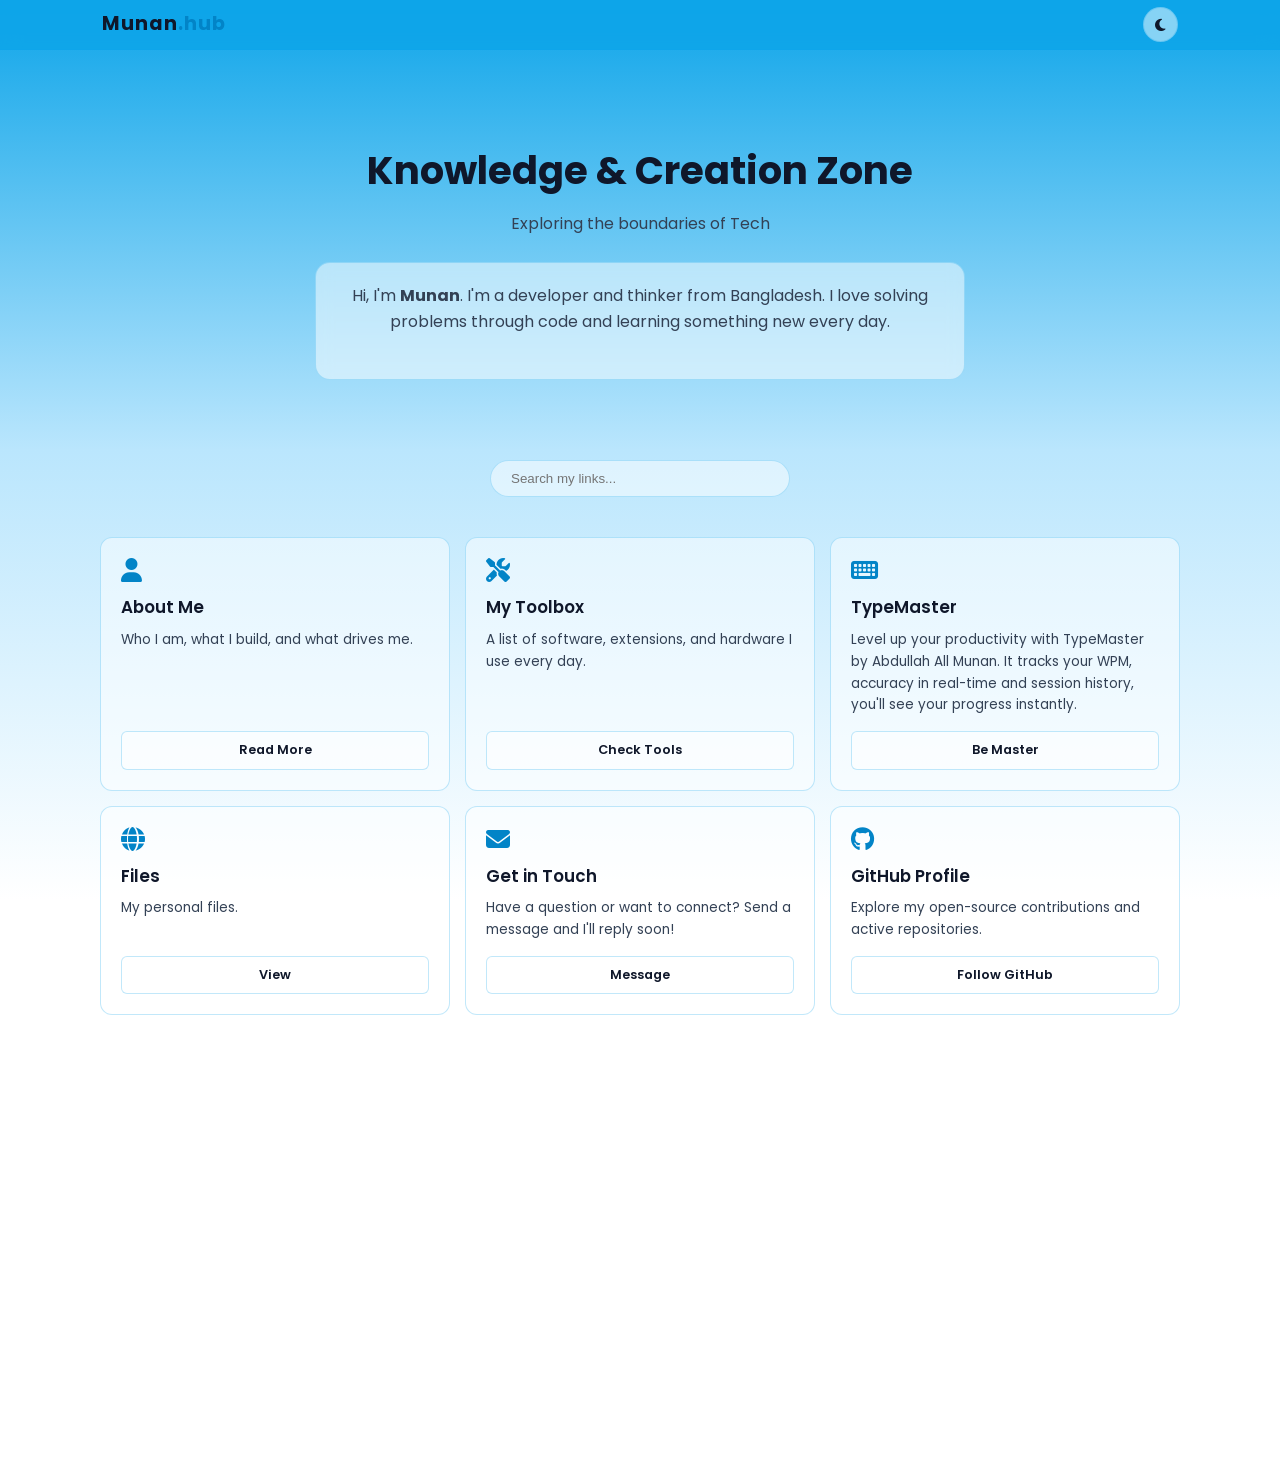
<file: index.html>
<!DOCTYPE html>
<html lang="en">
<head>
    <meta charset="UTF-8">
    <meta name="viewport" content="width=device-width, initial-scale=1.0">
    <title>Munan | Link Hub 2026</title>
    <link rel="icon" type="image/png" href="icon.png">
    <link href="https://fonts.googleapis.com/css2?family=Hind+Siliguri:wght@400;600&family=Poppins:wght@300;400;600;700&display=swap" rel="stylesheet">
    <link rel="stylesheet" href="https://cdnjs.cloudflare.com/ajax/libs/font-awesome/6.4.0/css/all.min.css">

    <style>
        a {
            text-decoration: none; transition: 0.3s;
        }

                                            /* --- PROFILE PHOTO --- */
        /* .profile-photo-wrap {
            display: flex;
            justify-content: center;
            margin-bottom: 20px;
        }
        .profile-photo {
            width: 120px;
            height: 120px;
            border-radius: 50%;
            border: 3px solid var(--accent);
            box-shadow: 0 0 25px rgba(0, 212, 255, 0.4), 0 0 60px rgba(0, 212, 255, 0.15);
            object-fit: cover;
            display: block;
            transition: transform 0.3s ease, box-shadow 0.3s ease;
        }
        .profile-photo:hover {
            transform: scale(1.06);
            box-shadow: 0 0 40px rgba(0, 212, 255, 0.65), 0 0 80px rgba(0, 212, 255, 0.2);
        } */

        /* --- DYNAMIC THEME VARIABLES --- */
        :root {
            /* DEFAULT: LIGHT MODE — Ocean Blue to White */
            --main-bg: linear-gradient(180deg, #0ea5e9 0%, #bae6fd 50%, #ffffff 100%);
            --card-bg: rgba(255, 255, 255, 0.5);
            --card-border: rgba(14, 165, 233, 0.25);
            --text-main: #0f172a;
            --text-muted: #334155;
            --accent: #0284c7;
            --nav-bg: rgba(14, 165, 233, 0.85);
        }

        [data-theme="dark"] {
            /* DARK MODE: Black to Deep Blue */
            --main-bg: linear-gradient(180deg, #020617 0%, #030816 40%, #0c1a33 100%);
            --card-bg: rgba(255, 255, 255, 0.03);
            --card-border: rgba(0, 212, 255, 0.15);
            --text-main: #ffffff;
            --text-muted: #94a3b8;
            --accent: #00d4ff;
            --nav-bg: rgba(2, 6, 23, 0.85);
        }

        * { margin: 0; padding: 0; box-sizing: border-box; }

        body {
            background: var(--main-bg);
            background-attachment: fixed;
            color: var(--text-main);
            font-family: 'Poppins', 'Hind Siliguri', sans-serif;
            transition: background 0.5s ease;
            line-height: 1.6;
            font-size: 14px;
        }

        /* --- SMART NAVBAR --- */
        .navbar {
            display: flex; justify-content: space-between; align-items: center;
            padding: 0 8%; height: 50px; background: var(--nav-bg);
            backdrop-filter: blur(10px); position: fixed; width: 100%; top: 0;
            z-index: 1000; border-bottom: 1px solid var(--card-border);
            transition: top 0.1s ease;
        }
        .navbar-hidden { top: -80px; }
        .logo { font-size: 1.2rem; font-weight: 700; letter-spacing: 1px; }
        .logo span { color: var(--accent); }

        .theme-toggle {
            cursor: pointer; width: 35px; height: 35px; display: flex;
            align-items: center; justify-content: center; background: var(--card-bg);
            border: 1px solid var(--card-border); border-radius: 50%; color: var(--text-main);
        }

        /* --- HERO & INTRO --- */
        .hero { padding: 140px 20px 40px; text-align: center; }
        .hero h1 { font-size: 2.4rem; margin-bottom: 10px; font-weight: 700; }
        .hero p { font-size: 1rem; color: var(--text-muted); margin-bottom: 25px; }

        .intro-box {
            max-width: 650px; margin: 0 auto 40px; padding: 20px;
            background: var(--card-bg); border: 1px solid var(--card-border);
            border-radius: 15px; backdrop-filter: blur(8px); font-size: 0.9rem;
        }

        /* --- SEARCH --- */
        .search-wrap { display: flex; justify-content: center; margin-bottom: 40px; }
        #search {
            width: 300px; padding: 10px 20px; border-radius: 25px;
            border: 1px solid var(--card-border); background: var(--card-bg);
            color: var(--text-main); outline: none; transition: 0.3s;
        }
        #search:focus { border-color: var(--accent); width: 350px; }

        /* --- GRID --- */
        .container { max-width: 1200px; margin: 0 auto; padding-bottom: 60px; }
        .grid {
            display: grid;
            grid-template-columns: repeat(auto-fit, minmax(260px, 1fr));
            gap: 15px; padding: 0 5%;
        }

        .card {
            background: var(--card-bg); border: 1px solid var(--card-border);
            border-radius: 12px; padding: 20px; transition: all 0.3s ease;
            display: flex; flex-direction: column; align-items: flex-start;
        }
        .card:hover {
            transform: translateY(-5px); border-color: var(--accent);
            box-shadow: 0 10px 25px rgba(0,0,0,0.15);
            background: rgba(255, 255, 255, 0.8);
        }
        [data-theme="dark"] .card:hover { background: rgba(255, 255, 255, 0.05); }

        .card i { font-size: 1.5rem; color: var(--accent); margin-bottom: 12px; }
        .card h3 { font-size: 1.05rem; margin-bottom: 8px; font-weight: 600; }
        .card p { font-size: 0.85rem; color: var(--text-muted); margin-bottom: 15px; flex-grow: 1; }

        .btn {
            width: 100%; text-align: center; padding: 8px;
            background: var(--card-bg); border: 1px solid var(--card-border);
            border-radius: 6px; color: var(--text-main); font-size: 0.8rem;
            font-weight: 600; transition: 0.3s;
        }
        .btn:hover { background: var(--accent); color: #fff; border-color: var(--accent); }

        /* --- FOOTER --- */
        footer { margin-top: 50px; padding: 60px 0; text-align: center; }
        .footer-card {
            background: var(--card-bg); border: 1px solid var(--card-border);
            display: inline-block; padding: 20px 20px; border-radius: 25px;
            backdrop-filter: blur(15px); transition: 0.3s;
        }
        .footer-card:hover { border-color: var(--accent); box-shadow: 0 0 30px var(--card-border); }
        .footer-card h2 { font-size: 1.8rem; margin-bottom: 8px; }
        .footer-card h2 span { color: var(--accent); }
        
        .socials { display: flex; gap: 12px; justify-content: center; margin: 15px 0; }
        .socials a {
            width: 30px; height: 30px; background: var(--card-border);
            display: flex; align-items: center; justify-content: center;
            border-radius: 50%; transition: 0.3s; color: var(--text-main);
        }
        .socials a:hover { background: var(--accent); color: white; transform: rotate(360deg); }

        @media (max-width: 768px) {
            .hero h1 { font-size: 1.8rem; }
            .grid { grid-template-columns: 1fr; }
        }
    </style>
</head>
<body>

    <nav class="navbar" id="navbar">
        <div class="logo">Munan<span>.hub</span></div>
        <div class="theme-toggle" id="themeBtn">
            <i class="fas fa-moon"></i>
        </div>
    </nav>

    <header class="hero">
        <!-- <div class="profile-photo-wrap">
            <img src="Image.jpeg" alt="Munan's Profile Photo" class="profile-photo">
        </div> -->

        <h1>Knowledge & Creation Zone</h1>
        <p>Exploring the boundaries of Tech</p>
        
        <div class="intro-box">
            <p>
                Hi, I'm <strong>Munan</strong>. I'm a developer and thinker from Bangladesh. 
                I love solving problems through code and learning something new every day.
            </p>
        </div>
    </header>

    <div class="search-wrap">
        <input type="text" id="search" placeholder="Search my links...">
    </div>

    <section class="container">
        <div class="grid" id="linkGrid">

            <div class="card">
                <i class="fas fa-user"></i>
                <h3>About Me</h3>
                <p>Who I am, what I build, and what drives me.</p>
                <a href="about.html" class="btn">Read More</a>
            </div>

            <div class="card">
                <i class="fas fa-tools"></i>
                <h3>My Toolbox</h3>
                <p>A list of software, extensions, and hardware I use every day.</p>
                <a href="tools.html" class="btn">Check Tools</a>
            </div>



            <div class="card">
                <i class="fas fa-keyboard"></i>
                <h3>TypeMaster</h3>
                <p>Level up your productivity with TypeMaster by Abdullah All Munan. 
                    It tracks your WPM, accuracy in real-time
                    and session history, you'll see your progress instantly.</p>
                <a href="TypeMaster.html" class="btn">Be Master</a>
            </div>

            <div class="card">
                <i class="fas fa-globe"></i>
                <h3>Files</h3>
                <p>My personal files.</p>
                <a href="part1.html" class="btn">View</a>
            </div>

            <div class="card">
                <i class="fas fa-envelope"></i>
                <h3>Get in Touch</h3>
                <p>Have a question or want to connect? Send a message and I'll reply soon!</p>
                <a href="contact.html" class="btn">Message</a>
            </div>


            <div class="card">
                <i class="fab fa-github"></i>
                <h3>GitHub Profile</h3>
                <p>Explore my open-source contributions and active repositories.</p>
                <a href="https://github.com/abamunan" class="btn">Follow GitHub</a>
            </div>



        

        </div>
    </section>

    <footer>
        <div class="footer-card">
            <p style="text-transform: uppercase; letter-spacing: 2px; font-size: 0.7rem; opacity: 0.7;">Developed By</p>
            <h2>Abdullah All <span>Munan</span></h2>
            
            <div class="socials">
                <a href="mailto:allmunanabdullah@gmail.com"><i class="fas fa-envelope"></i></a>
                <a href="contact.html"><i class="fas fa-link"></i></a>
                <a href="https://www.facebook.com/share/18E4oCwqfT/"><i class="fab fa-facebook"></i></a>
                <a href="https://www.linkedin.com/in/abdullah-all-munan-b447133b2?utm_source=share&utm_campaign=share_via&utm_content=profile&utm_medium=android_app"><i class="fab fa-linkedin"></i></a>
            </div>

            <div style="font-size: 0.8rem; margin-top: 20px; opacity: 0.6;">
                <p>Location: Bangladesh</p>
                <p>© 2026 Interactive Portal</p>
            </div>
        </div>
    </footer>

    <script>
        // 1. Theme Toggle — default: light, click → dark
        const themeBtn = document.getElementById('themeBtn');
        const icon = themeBtn.querySelector('i');

        themeBtn.onclick = () => {
            if (document.body.getAttribute('data-theme') === 'dark') {
                document.body.removeAttribute('data-theme');
                icon.className = 'fas fa-moon';
            } else {
                document.body.setAttribute('data-theme', 'dark');
                icon.className = 'fas fa-sun';
            }
        };

        // 2. Hide Navbar on Scroll
        let lastScroll = window.scrollY;
        window.onscroll = () => {
            const nav = document.getElementById('navbar');
            if (window.scrollY > lastScroll && window.scrollY > 70) {
                nav.classList.add('navbar-hidden');
            } else {
                nav.classList.remove('navbar-hidden');
            }
            lastScroll = window.scrollY;
        };

        // 3. Search Filter
        document.getElementById('search').onkeyup = function() {
            let val = this.value.toLowerCase();
            document.querySelectorAll('.card').forEach(card => {
                let text = card.innerText.toLowerCase();
                card.style.display = text.includes(val) ? "flex" : "none";
            });
        };
    </script>
</body>
</html>
</file>
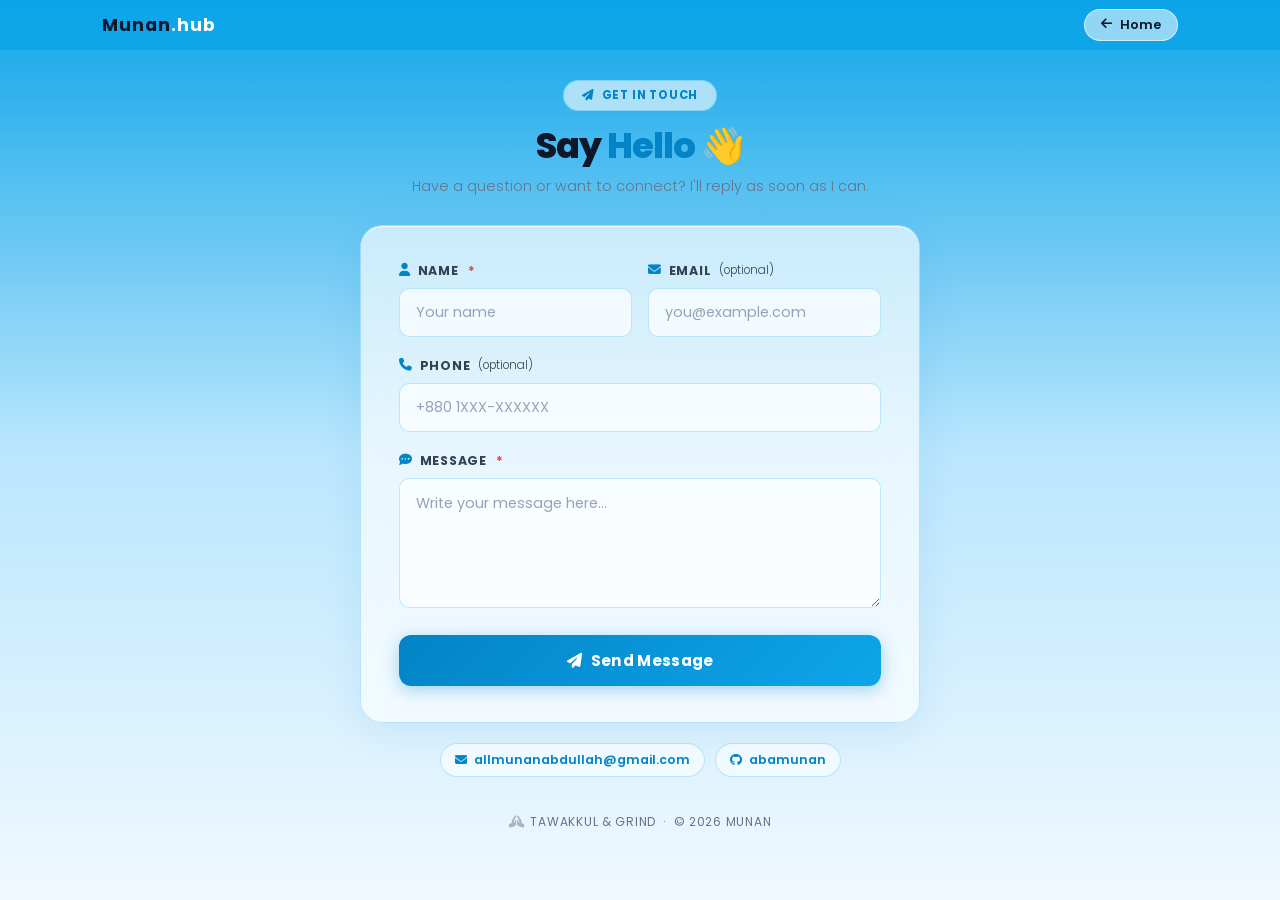
<file: contact.html>
<!DOCTYPE html>
<html lang="en">
<head>
    <meta charset="UTF-8">
    <meta name="viewport" content="width=device-width, initial-scale=1.0">
    <title>Contact — Munan</title>
    <link rel="icon" type="image/png" href="icon.png">
    <link href="https://fonts.googleapis.com/css2?family=Poppins:wght@300;400;600;700&display=swap" rel="stylesheet">
    <link rel="stylesheet" href="https://cdnjs.cloudflare.com/ajax/libs/font-awesome/6.4.0/css/all.min.css">
    <style>
        :root {
            --bg:         linear-gradient(180deg, #0ea5e9 0%, #bae6fd 50%, #f0f9ff 100%);
            --surface:    rgba(255,255,255,0.65);
            --border:     rgba(14,165,233,0.25);
            --border-acc: rgba(2,132,199,0.5);
            --text:       #0f172a;
            --text-muted: #334155;
            --text-soft:  #64748b;
            --accent:     #0284c7;
            --accent2:    #0ea5e9;
            --nav-bg:     rgba(14,165,233,0.85);
            --radius:     16px;
            --trans:      0.3s cubic-bezier(.4,0,.2,1);
        }

        * { margin: 0; padding: 0; box-sizing: border-box; }

        body {
            background: var(--bg);
            background-attachment: fixed;
            font-family: 'Poppins', sans-serif;
            color: var(--text);
            min-height: 100vh;
            display: flex;
            flex-direction: column;
            align-items: center;
            padding: 80px 20px 60px;
            -webkit-font-smoothing: antialiased;
        }

        a { text-decoration: none; transition: var(--trans); }

        /* --- NAVBAR --- */
        .navbar {
            display: flex; justify-content: space-between; align-items: center;
            padding: 0 8%; height: 50px; background: var(--nav-bg);
            backdrop-filter: blur(10px); position: fixed; width: 100%; top: 0;
            z-index: 1000; border-bottom: 1px solid var(--border);
            transition: top 0.3s ease;
        }
        .navbar-hidden { top: -60px; }
        .logo { font-size: 1.1rem; font-weight: 700; letter-spacing: 1px; color: #0f172a; }
        .logo span { color: #fff; }
        .back-btn {
            display: inline-flex; align-items: center; gap: 8px;
            background: rgba(255,255,255,.55); border: 1px solid rgba(255,255,255,.6);
            border-radius: 20px; padding: 6px 16px;
            font-size: .8rem; font-weight: 600; color: #0f172a;
            backdrop-filter: blur(8px); transition: var(--trans);
        }
        .back-btn:hover { background: rgba(255,255,255,.85); }

        /* --- PAGE WRAPPER --- */
        .page {
            width: 100%; max-width: 560px;
            display: flex; flex-direction: column; gap: 0;
            animation: fadeUp .65s ease both;
        }

        /* --- TOP BADGE --- */
        .top-badge {
            text-align: center; margin-bottom: 28px;
        }
        .badge-pill {
            display: inline-flex; align-items: center; gap: 7px;
            background: rgba(255,255,255,.6); border: 1px solid var(--border);
            border-radius: 50px; padding: 6px 18px;
            font-size: .72rem; font-weight: 700; letter-spacing: .07em;
            text-transform: uppercase; color: var(--accent);
            backdrop-filter: blur(8px); margin-bottom: 16px;
        }
        .page-title {
            font-size: 2.2rem; font-weight: 800;
            letter-spacing: -.03em; color: var(--text);
            line-height: 1.1; margin-bottom: 10px;
        }
        .page-title span { color: var(--accent); }
        .page-sub {
            font-size: .9rem; color: var(--text-soft); font-weight: 300;
        }

        /* --- FORM CARD --- */
        .form-card {
            background: var(--surface);
            border: 1px solid var(--border);
            border-radius: 22px;
            padding: 36px 38px;
            backdrop-filter: blur(16px);
            box-shadow: 0 8px 40px rgba(2,132,199,.1), inset 0 1px 0 rgba(255,255,255,.8);
        }

        /* --- FORM GROUPS --- */
        .form-group { margin-bottom: 20px; }

        .form-group label {
            display: flex; align-items: center; gap: 7px;
            font-size: .78rem; font-weight: 700;
            text-transform: uppercase; letter-spacing: .06em;
            color: var(--text-muted); margin-bottom: 8px;
        }
        .form-group label i { color: var(--accent); font-size: .8rem; }

        .form-group input,
        .form-group textarea {
            width: 100%; padding: 13px 16px;
            background: rgba(255,255,255,.7);
            border: 1.5px solid var(--border);
            border-radius: 10px;
            font-size: .9rem; font-family: 'Poppins', sans-serif;
            color: var(--text); outline: none;
            transition: border-color var(--trans), box-shadow var(--trans), background var(--trans);
        }
        .form-group input::placeholder,
        .form-group textarea::placeholder { color: #94a3b8; }

        .form-group input:focus,
        .form-group textarea:focus {
            border-color: var(--accent);
            background: rgba(255,255,255,.95);
            box-shadow: 0 0 0 4px rgba(2,132,199,.12);
        }

        .form-group textarea {
            resize: vertical; min-height: 130px; line-height: 1.6;
        }

        .required { color: #ef4444; margin-left: 2px; }

        /* --- INPUT ROW --- */
        .input-row {
            display: grid; grid-template-columns: 1fr 1fr; gap: 16px;
        }

        /* --- SUBMIT --- */
        .submit-btn {
            width: 100%; padding: 14px;
            background: linear-gradient(135deg, #0284c7, #0ea5e9);
            color: #fff; border: none; border-radius: 12px;
            font-size: .95rem; font-weight: 700;
            font-family: 'Poppins', sans-serif;
            cursor: pointer; letter-spacing: .02em;
            transition: var(--trans);
            box-shadow: 0 4px 18px rgba(2,132,199,.35);
            display: flex; align-items: center; justify-content: center; gap: 9px;
        }
        .submit-btn:hover {
            transform: translateY(-2px);
            box-shadow: 0 8px 28px rgba(2,132,199,.45);
        }
        .submit-btn:active { transform: translateY(0); }

        /* --- INFO STRIP --- */
        .info-strip {
            display: flex; justify-content: center; gap: 10px;
            flex-wrap: wrap; margin-top: 20px;
        }
        .info-chip {
            display: inline-flex; align-items: center; gap: 7px;
            background: rgba(255,255,255,.55); border: 1px solid var(--border);
            border-radius: 20px; padding: 7px 14px;
            font-size: .78rem; font-weight: 600; color: var(--accent);
            backdrop-filter: blur(8px); transition: var(--trans);
        }
        .info-chip:hover {
            background: var(--accent); color: #fff; border-color: var(--accent);
            transform: translateY(-2px);
        }
        .info-chip i { font-size: .75rem; }

        /* --- FOOTER --- */
        footer {
            text-align: center; margin-top: 36px;
            font-size: .75rem; color: var(--text-soft);
            letter-spacing: .06em; text-transform: uppercase;
        }

        @keyframes fadeUp {
            from { opacity: 0; transform: translateY(20px); }
            to   { opacity: 1; transform: translateY(0); }
        }

        @media (max-width: 560px) {
            .form-card { padding: 26px 20px; }
            .input-row { grid-template-columns: 1fr; }
            .page-title { font-size: 1.8rem; }
        }
    </style>
</head>
<body>

    <nav class="navbar" id="navbar">
        <div class="logo">Munan<span>.hub</span></div>
        <a href="index.html" class="back-btn">
            <i class="fas fa-arrow-left"></i> Home
        </a>
    </nav>

    <div class="page">

        <div class="top-badge">
            <div class="badge-pill"><i class="fas fa-paper-plane"></i> Get in Touch</div>
            <div class="page-title">Say <span>Hello</span> 👋</div>
            <div class="page-sub">Have a question or want to connect? I'll reply as soon as I can.</div>
        </div>

        <div class="form-card">
            <form action="https://formsubmit.co/allmunanabdullah@gmail.com" method="POST">

                <!-- FormSubmit config -->
                <input type="hidden" name="_captcha" value="false">
                <input type="hidden" name="_subject" value="New message from munan07.github.io!">
                <input type="hidden" name="_template" value="table">
                <input type="hidden" name="_next" value="https://abamunan.github.io/firstweb/contactRep.html">

                <div class="input-row">
                    <div class="form-group">
                        <label for="name"><i class="fas fa-user"></i> Name <span class="required">*</span></label>
                        <input type="text" id="name" name="name" placeholder="Your name" required>
                    </div>
                    <div class="form-group">
                        <label for="email"><i class="fas fa-envelope"></i> Email <span style="font-weight:300;text-transform:none;letter-spacing:0;font-size:.72rem;">(optional)</span></label>
                        <input type="email" id="email" name="email" placeholder="you@example.com">
                    </div>
                </div>

                <div class="form-group">
                    <label for="phone"><i class="fas fa-phone"></i> Phone <span style="font-weight:300;text-transform:none;letter-spacing:0;font-size:.72rem;">(optional)</span></label>
                    <input type="tel" id="phone" name="phone" placeholder="+880 1XXX-XXXXXX">
                </div>

                <div class="form-group">
                    <label for="message"><i class="fas fa-comment-dots"></i> Message <span class="required">*</span></label>
                    <textarea id="message" name="message" placeholder="Write your message here..." required></textarea>
                </div>

                <button type="submit" class="submit-btn">
                    <i class="fas fa-paper-plane"></i> Send Message
                </button>

            </form>
        </div>

        <div class="info-strip">
            <a href="mailto:allmunanabdullah@gmail.com" class="info-chip">
                <i class="fas fa-envelope"></i> allmunanabdullah@gmail.com
            </a>
            <a href="https://github.com/abamunan" class="info-chip" target="_blank" rel="noopener">
                <i class="fab fa-github"></i> abamunan
            </a>
        </div>

        <footer>
            <i class="fas fa-hands-praying" style="margin-right:6px;opacity:.5;"></i>Tawakkul &amp; grind &nbsp;·&nbsp; © 2026 Munan
        </footer>

    </div>

    <script>
        let lastScroll = window.scrollY;
        window.addEventListener('scroll', () => {
            const nav = document.getElementById('navbar');
            if (window.scrollY > lastScroll && window.scrollY > 70) {
                nav.classList.add('navbar-hidden');
            } else {
                nav.classList.remove('navbar-hidden');
            }
            lastScroll = window.scrollY;
        });
    </script>

</body>
</html>
</file>
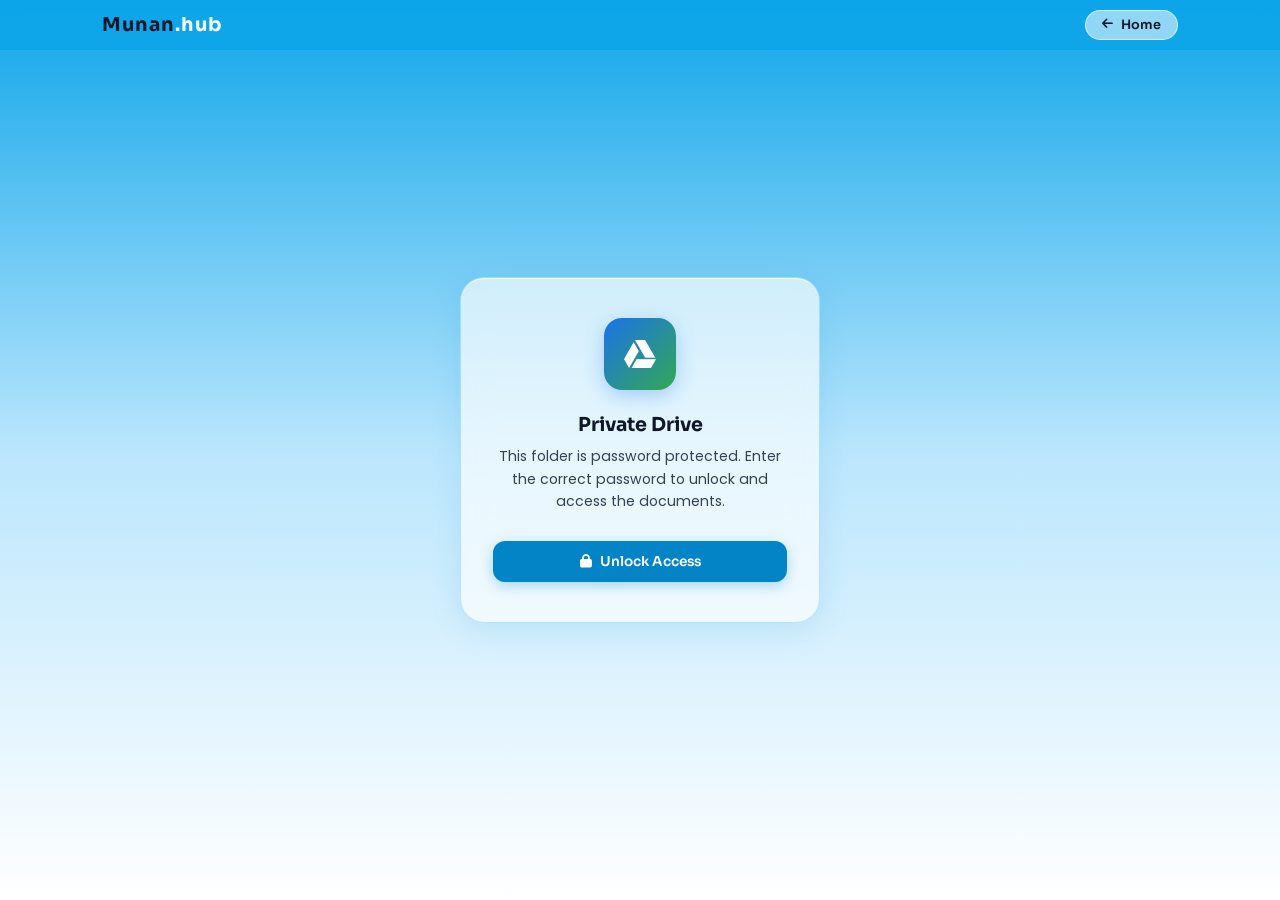
<file: part1.html>
<!DOCTYPE html>
<html lang="en">
<head>
    <meta charset="UTF-8">
    <meta name="viewport" content="width=device-width, initial-scale=1.0">
    <title>Private Drive — Munan</title>
    <link rel="icon" type="image/png" href="icon.png">
    <link href="https://fonts.googleapis.com/css2?family=Sora:wght@400;600;700&family=Poppins:wght@300;400;600&display=swap" rel="stylesheet">
    <link rel="stylesheet" href="https://cdnjs.cloudflare.com/ajax/libs/font-awesome/6.5.1/css/all.min.css">
    <style>
        :root {
            --main-bg: linear-gradient(180deg, #0ea5e9 0%, #bae6fd 50%, #ffffff 100%);
            --card-bg: rgba(255, 255, 255, 0.65);
            --card-border: rgba(14, 165, 233, 0.25);
            --text-main: #0f172a;
            --text-muted: #334155;
            --accent: #0284c7;
            --nav-bg: rgba(14, 165, 233, 0.85);
        }

        * { margin: 0; padding: 0; box-sizing: border-box; }

        body {
            min-height: 100vh;
            font-family: 'Poppins', sans-serif;
            background: var(--main-bg);
            background-attachment: fixed;
            color: var(--text-main);
            display: flex;
            flex-direction: column;
            align-items: center;
            justify-content: center;
            padding: 20px;
        }

        a { text-decoration: none; transition: 0.3s; }

        /* --- NAVBAR --- */
        .navbar {
            display: flex; justify-content: space-between; align-items: center;
            padding: 0 8%; height: 50px; background: var(--nav-bg);
            backdrop-filter: blur(10px); position: fixed; width: 100%; top: 0;
            z-index: 1000; border-bottom: 1px solid var(--card-border);
        }
        .logo { font-size: 1.2rem; font-weight: 700; letter-spacing: 1px; color: var(--text-main); font-family: 'Sora', sans-serif; }
        .logo span { color: #fff; }
        .back-btn {
            display: inline-flex; align-items: center; gap: 8px;
            background: rgba(255,255,255,.55); border: 1px solid rgba(255,255,255,.6);
            border-radius: 20px; padding: 6px 16px;
            font-size: .8rem; font-weight: 600; color: var(--text-main);
            backdrop-filter: blur(8px); transition: 0.3s;
            font-family: 'Sora', sans-serif;
        }
        .back-btn:hover { background: rgba(255,255,255,.85); }
        .back-btn i { font-size: .78rem; transition: transform .3s; }
        .back-btn:hover i { transform: translateX(-3px); }

        /* --- MAIN CARD --- */
        .card {
            background: var(--card-bg);
            backdrop-filter: blur(16px);
            width: 100%;
            max-width: 360px;
            padding: 2.5rem 2rem;
            border-radius: 24px;
            text-align: center;
            box-shadow: 0 8px 32px rgba(2,132,199,.12), inset 0 1px 0 rgba(255,255,255,.8);
            border: 1.5px solid var(--card-border);
            transition: transform 0.3s ease, box-shadow 0.3s ease;
        }
        .card:hover {
            transform: translateY(-5px);
            box-shadow: 0 16px 48px rgba(2,132,199,.18);
        }

        .card-icon {
            width: 72px; height: 72px; border-radius: 18px;
            background: linear-gradient(135deg, #1a73e8, #34a853);
            display: flex; align-items: center; justify-content: center;
            font-size: 2rem; color: #fff;
            margin: 0 auto 1.4rem;
            box-shadow: 0 6px 20px rgba(26,115,232,.3);
        }

        .card h3 {
            font-family: 'Sora', sans-serif;
            font-size: 1.2rem; font-weight: 700;
            color: var(--text-main); margin-bottom: 8px;
        }
        .card p { color: var(--text-muted); font-size: 0.88rem; margin-bottom: 1.8rem; line-height: 1.6; }

        .btn {
            width: 100%; padding: 12px;
            border: none; border-radius: 12px;
            background: var(--accent); color: white;
            font-family: 'Sora', sans-serif;
            font-size: .85rem; font-weight: 600;
            cursor: pointer; transition: 0.3s;
            display: flex; align-items: center;
            justify-content: center; gap: 8px;
            text-decoration: none;
            box-shadow: 0 4px 14px rgba(2,132,199,.3);
        }
        .btn:hover {
            background: #0369a1;
            box-shadow: 0 6px 20px rgba(2,132,199,.4);
            transform: translateY(-1px);
        }
        .btn.cancel {
            background: rgba(255,255,255,.6);
            color: var(--text-muted);
            border: 1.5px solid var(--card-border);
            box-shadow: none;
        }
        .btn.cancel:hover { background: rgba(255,255,255,.9); }
        .btn.success {
            background: linear-gradient(135deg,#16a34a,#22c55e);
            box-shadow: 0 4px 14px rgba(22,163,74,.3);
        }

        /* --- MODAL --- */
        .modal-overlay {
            position: fixed; inset: 0;
            background: rgba(0, 20, 50, 0.35);
            backdrop-filter: blur(8px);
            display: none;
            align-items: center;
            justify-content: center;
            z-index: 200;
            padding: 20px;
        }

        .modal {
            background: rgba(255,255,255,.92);
            backdrop-filter: blur(20px);
            padding: 2rem;
            border-radius: 22px;
            width: 100%;
            max-width: 340px;
            text-align: center;
            border: 1.5px solid var(--card-border);
            box-shadow: 0 20px 60px rgba(2,132,199,.18);
            animation: slideUp 0.3s cubic-bezier(.4,0,.2,1);
        }

        @keyframes slideUp {
            from { opacity: 0; transform: translateY(24px) scale(.97); }
            to   { opacity: 1; transform: translateY(0) scale(1); }
        }
        @keyframes fadeDown {
            from { opacity: 0; transform: translateY(-16px); }
            to   { opacity: 1; transform: none; }
        }

        .modal-icon {
            width: 54px; height: 54px; border-radius: 14px;
            background: linear-gradient(135deg,#5bb8e8,#2e8fc7);
            display: flex; align-items: center; justify-content: center;
            font-size: 1.4rem; color: #fff;
            margin: 0 auto 1.2rem;
            box-shadow: 0 4px 14px rgba(46,143,199,.35);
        }

        .modal h3 {
            font-family: 'Sora', sans-serif;
            font-size: 1.1rem; font-weight: 700;
            color: var(--text-main); margin-bottom: 6px;
        }
        .modal p { color: var(--text-muted); font-size: .85rem; margin-bottom: 1rem; }

        input[type="password"] {
            width: 100%; padding: 12px 16px;
            margin-bottom: 12px;
            border: 1.5px solid var(--card-border);
            border-radius: 12px; outline: none;
            font-family: 'Poppins', sans-serif;
            font-size: .9rem; color: var(--text-main);
            background: rgba(255,255,255,.8);
            transition: 0.3s;
        }
        input[type="password"]:focus { border-color: var(--accent); box-shadow: 0 0 0 3px rgba(2,132,199,.12); }

        .error {
            color: #dc2626; font-size: 0.78rem;
            margin-bottom: 12px; display: none;
            background: rgba(220,38,38,.08);
            border: 1px solid rgba(220,38,38,.2);
            border-radius: 8px; padding: 6px 12px;
        }

        .btn-row { display: flex; gap: 10px; }

        .shake { animation: shake 0.4s; }
        @keyframes shake {
            0%, 100% { transform: translateX(0); }
            25%       { transform: translateX(-8px); }
            75%       { transform: translateX(8px); }
        }
    </style>
</head>
<body>

    <nav class="navbar">
        <div class="logo">Munan<span>.hub</span></div>
        <a href="index.html" class="back-btn">
            <i class="fas fa-arrow-left"></i> Home
        </a>
    </nav>

    <div class="card" id="mainCard">
        <div class="card-icon"><i class="fab fa-google-drive"></i></div>
        <h3>Private Drive</h3>
        <p>This folder is password protected. Enter the correct password to unlock and access the documents.</p>
        <button class="btn" id="unlockBtn" onclick="toggleModal(true)">
            <i class="fas fa-lock"></i> Unlock Access
        </button>
    </div>

    <div class="modal-overlay" id="overlay" onclick="handleOverlayClick(event)">
        <div class="modal">
            <div class="modal-icon"><i class="fas fa-shield-halved"></i></div>
            <h3>Security Check</h3>
            <p>Enter your password to continue</p>
            <input type="password" id="passIn" placeholder="Enter password…"
                   onkeydown="if(event.key==='Enter') verify()">
            <div class="error" id="err">
                <i class="fas fa-times-circle" style="margin-right:5px;"></i>Incorrect password. Try again.
            </div>
            <div class="btn-row">
                <button class="btn cancel" onclick="toggleModal(false)">Cancel</button>
                <button class="btn" onclick="verify()">
                    <i class="fas fa-unlock"></i> Unlock
                </button>
            </div>
        </div>
    </div>

    <script>
        const CONFIG = {
            URL:  "https://drive.google.com/drive/folders/182xz2M84kai2ZUeAjYno2avEqTyOarg5",
            PASS: "MnDV##"
        };

        const el = {
            overlay: document.getElementById('overlay'),
            input:   document.getElementById('passIn'),
            err:     document.getElementById('err'),
            btn:     document.getElementById('unlockBtn')
        };

        function toggleModal(show) {
            el.overlay.style.display = show ? 'flex' : 'none';
            if (show) {
                el.input.value = '';
                el.err.style.display = 'none';
                setTimeout(() => el.input.focus(), 100);
            }
        }

        function verify() {
            if (el.input.value === CONFIG.PASS) {
                toggleModal(false);
                window.open(CONFIG.URL, '_blank');
                el.btn.className = 'btn success';
                el.btn.innerHTML = '<i class="fas fa-external-link-alt"></i> Open Drive';
                el.btn.onclick = () => window.open(CONFIG.URL, '_blank');
            } else {
                el.err.style.display = 'block';
                el.input.classList.add('shake');
                setTimeout(() => el.input.classList.remove('shake'), 400);
                el.input.value = '';
                setTimeout(() => el.input.focus(), 100);
            }
        }

        function handleOverlayClick(e) {
            if (e.target === el.overlay) toggleModal(false);
        }
    </script>
</body>
</html>
</file>
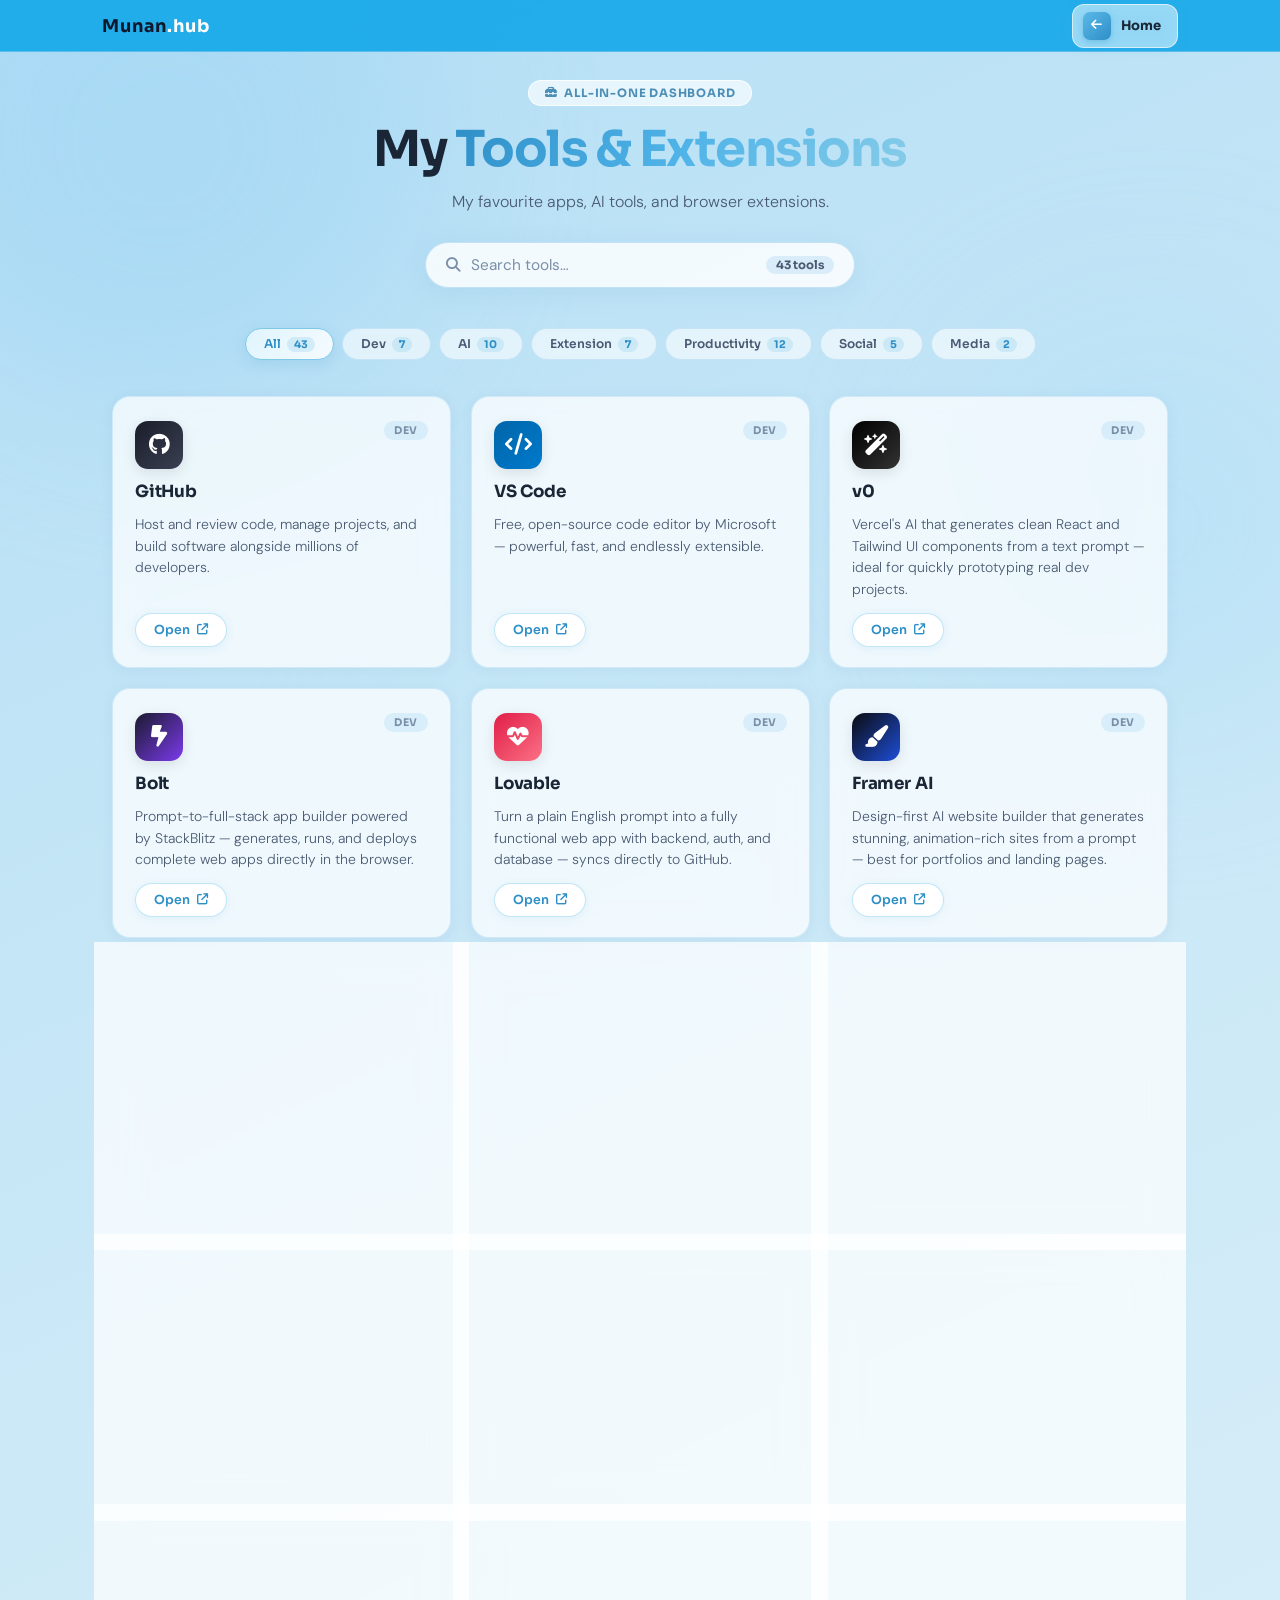
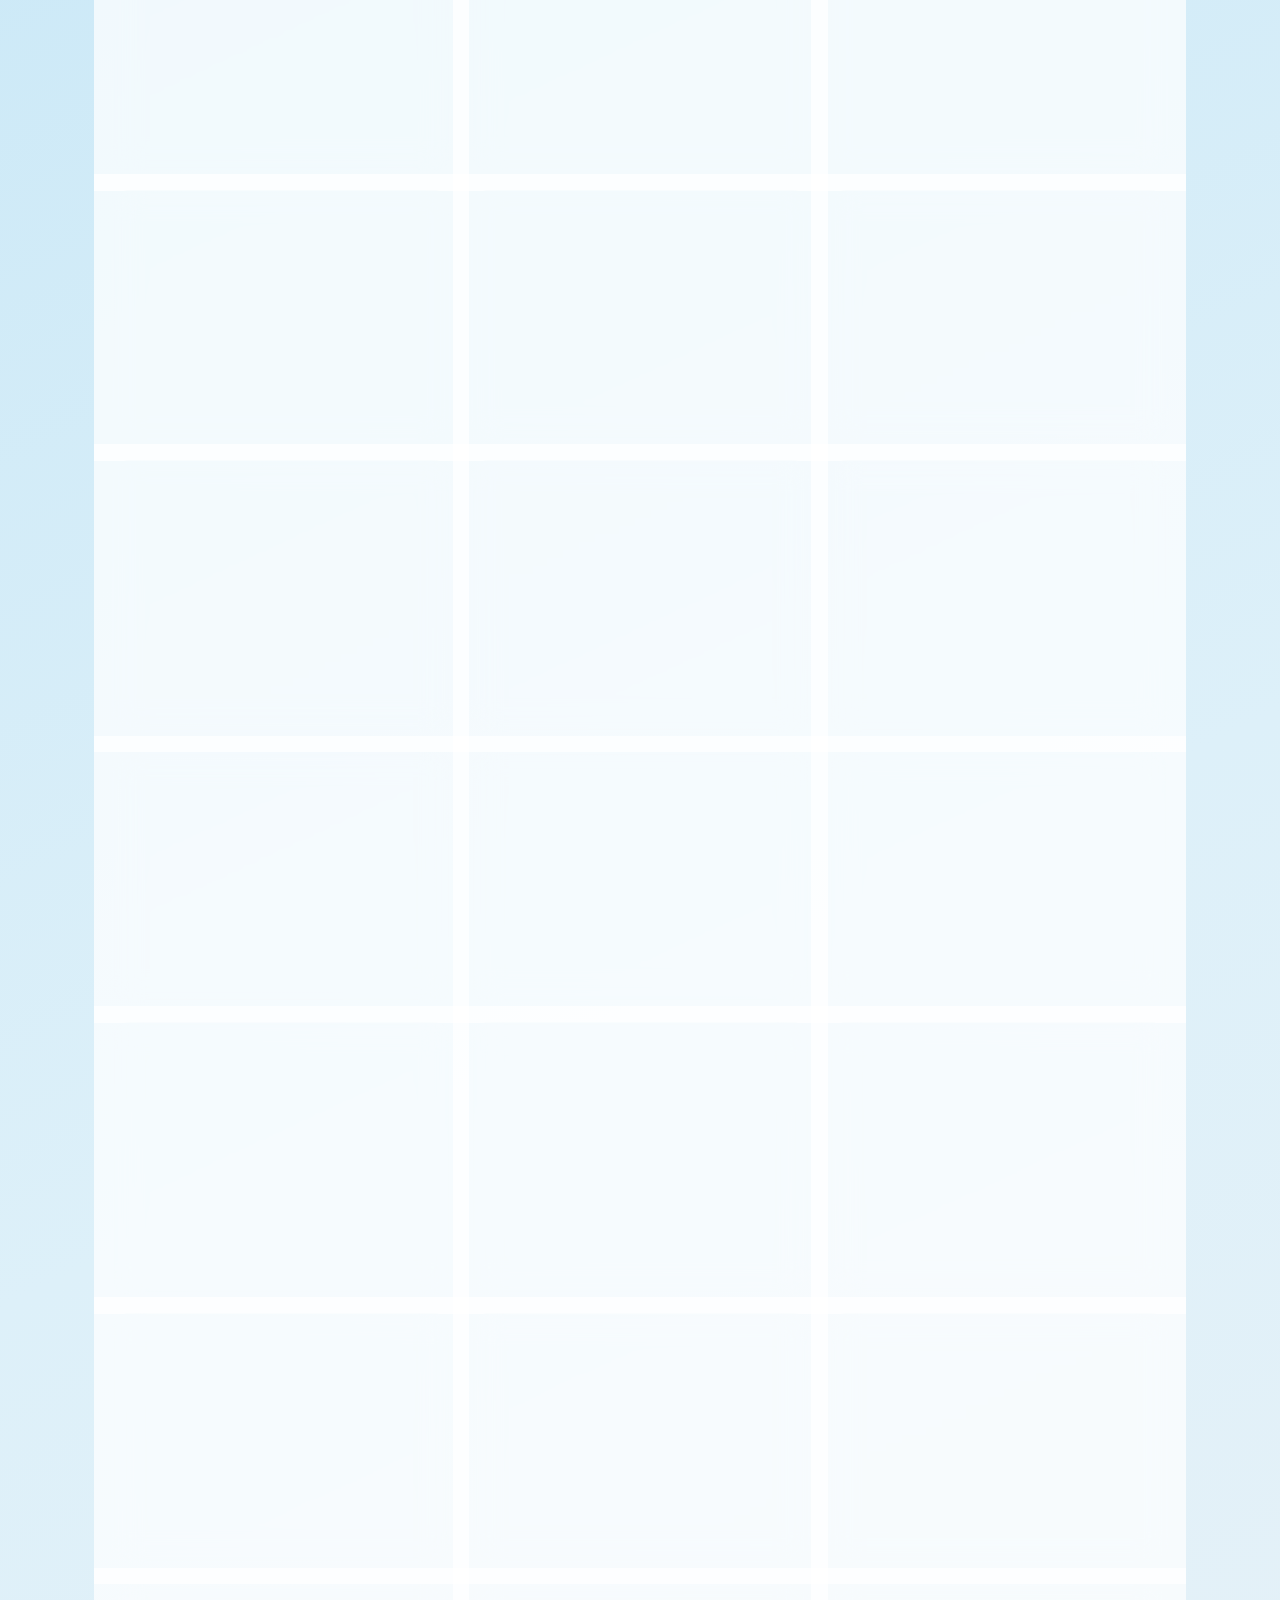
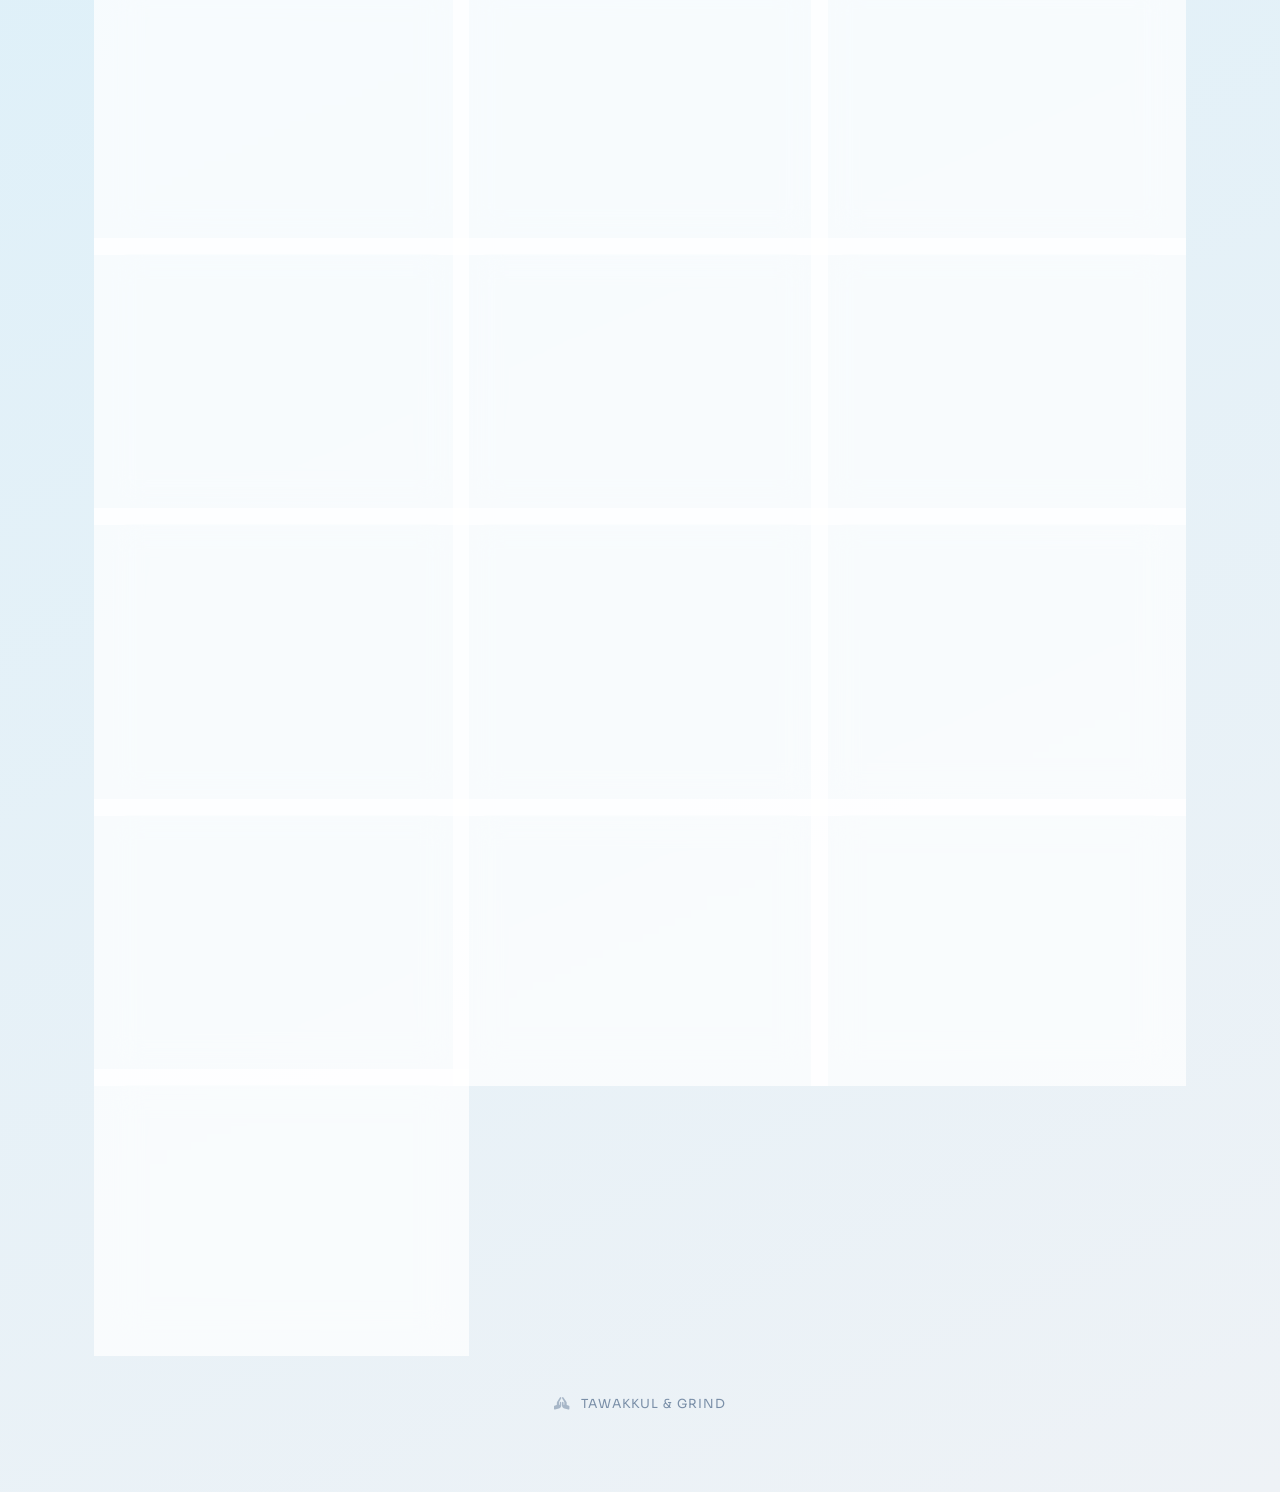
<file: tools.html>
<!DOCTYPE html>
<html lang="en">
<head>
  <meta charset="UTF-8" />
  <meta name="viewport" content="width=device-width, initial-scale=1.0" />
  <meta name="description" content="Abdullah's personal toolbox — dev tools, AI assistants, extensions, and productivity apps." />
  <meta name="theme-color" content="#bae6fd" />
  <title>Toolbox — Munan</title>
  <link rel="icon" type="image/png" href="icon.png" />
  <link rel="preconnect" href="https://fonts.googleapis.com" />
  <link href="https://fonts.googleapis.com/css2?family=Sora:wght@400;600;700&family=DM+Sans:wght@300;400;500&display=swap" rel="stylesheet" />
  <link rel="stylesheet" href="https://cdnjs.cloudflare.com/ajax/libs/font-awesome/6.5.0/css/all.min.css" />
</head>
<body>

<!-- ╔══════════════════════════════════════════════════════╗ -->
<!-- ║  ✏️  YOUR TOOLS LIST — ONLY EDIT THIS SECTION        ║ -->
<!-- ║  ADD  → copy one line and fill it in                 ║ -->
<!-- ║  REMOVE → delete the whole { ... } line              ║ -->
<!-- ╚══════════════════════════════════════════════════════╝ -->
<script>
const MY_TOOLS = [

  /* ── Dev ───────────────────────────────────────────────── */
  { name: "GitHub",     desc: "Host and review code, manage projects, and build software alongside millions of developers.",                                                               icon: "fa-brands fa-github",             iconBg: "linear-gradient(135deg,#1a1e2a,#3a3f52)", accent: "#7ec8e8", tag: "Dev", url: "https://github.com"                  },
  { name: "VS Code",    desc: "Free, open-source code editor by Microsoft — powerful, fast, and endlessly extensible.",                                                                   icon: "fa-solid fa-code",                iconBg: "linear-gradient(135deg,#0065a9,#007acc)", accent: "#007acc", tag: "Dev", url: "https://code.visualstudio.com"       },
  { name: "v0",         desc: "Vercel's AI that generates clean React and Tailwind UI components from a text prompt — ideal for quickly prototyping real dev projects.",                  icon: "fa-solid fa-wand-magic-sparkles", iconBg: "linear-gradient(135deg,#000000,#333333)", accent: "#d4d4d4", tag: "Dev", url: "https://v0.dev"                   },
  { name: "Bolt",       desc: "Prompt-to-full-stack app builder powered by StackBlitz — generates, runs, and deploys complete web apps directly in the browser.",                         icon: "fa-solid fa-bolt-lightning",      iconBg: "linear-gradient(135deg,#1a1a2e,#7c3aed)", accent: "#7c3aed", tag: "Dev", url: "https://bolt.new"                 },
  { name: "Lovable",    desc: "Turn a plain English prompt into a fully functional web app with backend, auth, and database — syncs directly to GitHub.",                                 icon: "fa-solid fa-heart-pulse",         iconBg: "linear-gradient(135deg,#e11d48,#fb7185)", accent: "#fb7185", tag: "Dev", url: "https://lovable.dev"               },
  { name: "Framer AI",  desc: "Design-first AI website builder that generates stunning, animation-rich sites from a prompt — best for portfolios and landing pages.",                     icon: "fa-solid fa-paintbrush",          iconBg: "linear-gradient(135deg,#0b0b0f,#1d4ed8)", accent: "#60a5fa", tag: "Dev", url: "https://framer.com"                 },
  { name: "Durable",    desc: "Generates a complete business website with copy, images, and contact forms in under a minute — no design or coding skills needed.",                        icon: "fa-solid fa-globe",               iconBg: "linear-gradient(135deg,#0f766e,#14b8a6)", accent: "#14b8a6", tag: "Dev", url: "https://durable.co"                },

  /* ── AI ────────────────────────────────────────────────── */
  { name: "Claude",     desc: "Anthropic's AI assistant known for nuanced reasoning, long-context understanding, and safe, thoughtful responses across writing, coding, and analysis.",   icon: "fa-solid fa-brain",                  iconBg: "linear-gradient(135deg,#111111,#10a37f)", accent: "#1bc89a", tag: "AI", url: "https://claude.ai"               },
  { name: "ChatGPT",    desc: "OpenAI's conversational AI for writing, coding, brainstorming, and answering complex questions.",                                                           icon: "fa-solid fa-robot",                  iconBg: "linear-gradient(135deg,#10a37f,#1bc89a)", accent: "#1bc89a", tag: "AI", url: "https://chat.openai.com"          },
  { name: "Whisper",    desc: "OpenAI's speech-to-text AI that transcribes and translates audio in 99 languages with remarkable accuracy.",                                               icon: "fa-solid fa-microphone-lines",       iconBg: "linear-gradient(135deg,#0f172a,#1e40af)", accent: "#60a5fa", tag: "AI", url: "https://openai.com/index/whisper"  },
  { name: "Gemini",     desc: "Google's multimodal AI assistant with deep Google Workspace integration, strong image generation, and real-time search grounding.",                        icon: "fa-solid fa-gem",                    iconBg: "linear-gradient(135deg,#4285f4,#34a853)", accent: "#4285f4", tag: "AI", url: "https://gemini.google.com"          },
  { name: "Grok",       desc: "xAI's real-time AI assistant focused on trending topics, unfiltered answers, and image and video generation.",                                             icon: "fa-solid fa-bolt",                   iconBg: "linear-gradient(135deg,#1a1a1a,#444444)", accent: "#888888", tag: "AI", url: "https://grok.com"                    },
  { name: "Perplexity", desc: "AI-powered answer engine that searches the web and cites sources in real time — ideal for research and fact-finding.",                                     icon: "fa-solid fa-magnifying-glass-chart", iconBg: "linear-gradient(135deg,#20b2aa,#008080)", accent: "#20b2aa", tag: "AI", url: "https://www.perplexity.ai"          },
  { name: "Copilot",    desc: "Microsoft's AI assistant deeply embedded in Office 365, Windows, and Edge for productivity, writing, and coding help.",                                    icon: "fa-solid fa-microchip",              iconBg: "linear-gradient(135deg,#0078d4,#005a9e)", accent: "#0078d4", tag: "AI", url: "https://copilot.microsoft.com"      },
  { name: "Mistral",    desc: "Open-weight European AI models known for efficiency and strong performance, available via API and self-hosting.",                                           icon: "fa-solid fa-wind",                   iconBg: "linear-gradient(135deg,#f97316,#c2410c)", accent: "#f97316", tag: "AI", url: "https://mistral.ai"                  },
  { name: "DeepSeek",   desc: "High-performance open-source AI models rivaling top frontier models, with strong coding and reasoning capabilities.",                                      icon: "fa-solid fa-flask",                  iconBg: "linear-gradient(135deg,#6366f1,#4338ca)", accent: "#6366f1", tag: "AI", url: "https://www.deepseek.com"             },
  { name: "NotebookLM", desc: "Google's document-grounded AI that answers questions solely from your uploaded sources, with podcast-style Audio Overviews.",                              icon: "fa-solid fa-book-open",              iconBg: "linear-gradient(135deg,#34a853,#1e7e34)", accent: "#34a853", tag: "AI", url: "https://notebooklm.google.com"       },

  /* ── Extension ─────────────────────────────────────────── */
  { name: "Grammarly",              desc: "AI writing assistant that checks grammar, tone, clarity, and style as you type anywhere on the web.",                                           icon: "fa-solid fa-spell-check",  iconBg: "linear-gradient(135deg,#15c39a,#00b386)", accent: "#15c39a", tag: "Extension", url: "https://grammarly.com"                                                                                     },
  { name: "SBlock",                 desc: "Blocks ads and pop-ups on YouTube, Twitch, LinkedIn, Reddit, and 100+ other websites using exclusive, regularly updated scripts.",              icon: "fa-solid fa-shield-halved",iconBg: "linear-gradient(135deg,#4a90d9,#1a5fa8)", accent: "#4a90d9", tag: "Extension", url: "https://sblock.ch"                                                                                        },
  { name: "News Feed Eradicator",   desc: "Replaces addictive social media feeds with a single inspirational quote — curbs mindless scrolling on Facebook, YouTube, LinkedIn, and more.", icon: "fa-solid fa-ban",          iconBg: "linear-gradient(135deg,#6c757d,#343a40)", accent: "#6c757d", tag: "Extension", url: "https://chromewebstore.google.com/detail/news-feed-eradicator/fjcldmjmjhkklehbacihaiopjklihlgg"},
  { name: "Forest",                 desc: "Grow a virtual tree during focus sessions — open a distracting site and the tree dies, making procrastination feel personal.",                  icon: "fa-solid fa-tree",         iconBg: "linear-gradient(135deg,#2d6a4f,#52b788)", accent: "#52b788", tag: "Extension", url: "https://forestapp.cc"                                                                                      },
  { name: "Scholarcy",              desc: "Summarizes research papers into interactive flashcards with key points, highlights, and linked references — saves hours of reading.",           icon: "fa-solid fa-file-lines",   iconBg: "linear-gradient(135deg,#e76f51,#f4a261)", accent: "#f4a261", tag: "Extension", url: "https://www.scholarcy.com"                                                                                },
  { name: "Dark Reader",            desc: "Applies a customizable dark mode to every website — reduces eye strain during long study or coding sessions at night.",                         icon: "fa-solid fa-moon",         iconBg: "linear-gradient(135deg,#1a1a2e,#16213e)", accent: "#7ec8e8", tag: "Extension", url: "https://darkreader.org"                                                                                   },
  { name: "Video Speed Controller", desc: "Control playback speed of any HTML5 video on any site — watch lectures at 1.5x or 2x and save hours every week.",                             icon: "fa-solid fa-gauge-high",   iconBg: "linear-gradient(135deg,#7b2d8b,#c77dff)", accent: "#c77dff", tag: "Extension", url: "https://chromewebstore.google.com/detail/video-speed-controller/nffaoalbilbmmfgbnbgppjihopabppdk" },

  /* ── Productivity ──────────────────────────────────────── */
  { name: "Notion",          desc: "All-in-one workspace for notes, wikis, databases, tasks, and project planning.",                                                                      icon: "fa-solid fa-layer-group",         iconBg: "linear-gradient(135deg,#1a1a1a,#444444)", accent: "#c0c0c0", tag: "Productivity", url: "https://notion.so"             },
  { name: "Canva",           desc: "Easy-to-use online design platform for creating stunning graphics, presentations, and social media posts — no design skills needed.",                  icon: "fa-solid fa-pen-nib",             iconBg: "linear-gradient(135deg,#7d2ae8,#00c4cc)", accent: "#00c4cc", tag: "Productivity", url: "https://www.canva.com"          },
  { name: "Google Drive",    desc: "Store, sync, and share documents, spreadsheets, and files securely in Google's cloud.",                                                               icon: "fa-brands fa-google-drive",       iconBg: "linear-gradient(135deg,#1a73e8,#34a853)", accent: "#34a853", tag: "Productivity", url: "https://drive.google.com"       },
  { name: "Google Docs",     desc: "Create, edit, and collaborate on documents in real time — works seamlessly with Drive and accessible from any device.",                               icon: "fa-solid fa-file-word",           iconBg: "linear-gradient(135deg,#1a73e8,#4285f4)", accent: "#4285f4", tag: "Productivity", url: "https://docs.google.com"        },
  { name: "Google Translate",desc: "Instant translation across 100+ languages — text, images, voice, and full web pages.",                                                                icon: "fa-solid fa-language",            iconBg: "linear-gradient(135deg,#4285f4,#34a8f5)", accent: "#4285f4", tag: "Productivity", url: "https://translate.google.com"   },
  { name: "Google Calendar", desc: "Manage your class schedule, assignment deadlines, and daily routine in one clean, shareable calendar.",                                               icon: "fa-solid fa-calendar-days",       iconBg: "linear-gradient(135deg,#1a73e8,#34a853)", accent: "#34a853", tag: "Productivity", url: "https://calendar.google.com"    },
  { name: "Google Meet",     desc: "Google's free video conferencing tool — instantly join or host HD meetings with screen sharing, right from your browser.",                            icon: "fa-solid fa-video",               iconBg: "linear-gradient(135deg,#00897b,#00bfa5)", accent: "#00bfa5", tag: "Productivity", url: "https://meet.google.com"         },
  { name: "Gmail",           desc: "Google's fast, secure email — smart labels and powerful search keep your inbox tidy.",                                                                icon: "fa-solid fa-envelope",            iconBg: "linear-gradient(135deg,#ea4335,#f97b6e)", accent: "#f97b6e", tag: "Productivity", url: "https://mail.google.com"         },
  { name: "Zoom",            desc: "Industry-standard video meetings platform with breakout rooms, webinars, and reliable HD calls for teams and students alike.",                        icon: "fa-solid fa-users-rectangle",     iconBg: "linear-gradient(135deg,#0b5cff,#2d8cff)", accent: "#2d8cff", tag: "Productivity", url: "https://zoom.us"                },
  { name: "Todoist",         desc: "Minimal yet powerful task manager with priorities, due dates, and project views to keep assignments and goals on track.",                             icon: "fa-solid fa-circle-check",        iconBg: "linear-gradient(135deg,#db4035,#ff6b6b)", accent: "#db4035", tag: "Productivity", url: "https://todoist.com"             },
  { name: "WolframAlpha",    desc: "Computational knowledge engine that solves math, physics, chemistry, and complex queries with step-by-step explanations.",                           icon: "fa-solid fa-square-root-variable",iconBg: "linear-gradient(135deg,#e07000,#ff9a00)", accent: "#ff9a00", tag: "Productivity", url: "https://wolframalpha.com"       },
  { name: "Dropbox",         desc: "Cloud storage for backing up and syncing files across all your devices — a reliable fallback alongside Google Drive.",                                icon: "fa-brands fa-dropbox",            iconBg: "linear-gradient(135deg,#0061ff,#0d7fff)", accent: "#0061ff", tag: "Productivity", url: "https://dropbox.com"            },

  /* ── Social ────────────────────────────────────────────── */
  { name: "Facebook",  desc: "Connect with friends, family, and communities through posts, groups, reels, and messaging on the world's largest social network.",                          icon: "fa-brands fa-facebook",  iconBg: "linear-gradient(135deg,#1877f2,#0a5dc2)", accent: "#1877f2", tag: "Social", url: "https://facebook.com"  },
  { name: "Instagram", desc: "Share photos, reels, and stories with followers and explore visual content from creators around the world.",                                                icon: "fa-brands fa-instagram", iconBg: "linear-gradient(135deg,#f58529,#8134af)", accent: "#dd2a7b", tag: "Social", url: "https://instagram.com"  },
  { name: "X",         desc: "Real-time microblogging platform for news, hot takes, tech discussions, and following people who actually matter to you.",                                  icon: "fa-brands fa-x-twitter", iconBg: "linear-gradient(135deg,#000000,#333333)", accent: "#888888", tag: "Social", url: "https://x.com"           },
  { name: "Discord",   desc: "Voice, video, and text platform built for communities — from gaming servers to study groups and developer hangouts.",                                       icon: "fa-brands fa-discord",   iconBg: "linear-gradient(135deg,#5865f2,#404eed)", accent: "#5865f2", tag: "Social", url: "https://discord.com"      },
  { name: "Telegram",  desc: "Fast, secure messaging app with channels, bots, file sharing up to 2GB, and group chats of up to 200,000 members.",                                        icon: "fa-brands fa-telegram",  iconBg: "linear-gradient(135deg,#0088cc,#29b6f6)", accent: "#29b6f6", tag: "Social", url: "https://telegram.org"     },

  /* ── Media ─────────────────────────────────────────────── */
  { name: "YouTube", desc: "Watch, upload, and discover videos across every topic on the world's largest video platform.",                                                                icon: "fa-brands fa-youtube", iconBg: "linear-gradient(135deg,#cc0000,#ff4e4e)", accent: "#ff5c5c", tag: "Media", url: "https://youtube.com"  },
  { name: "Spotify", desc: "Stream millions of songs, podcasts, and audiobooks — create playlists and discover new music tailored to your taste.",                                        icon: "fa-brands fa-spotify", iconBg: "linear-gradient(135deg,#1db954,#158a3e)", accent: "#1db954", tag: "Media", url: "https://spotify.com"  },

  /*
  ┌──────────────────────────────────────────────────────┐
  │  ADD A NEW TOOL → copy this line and fill it in:     │
  │  { name: "", desc: "", icon: "", iconBg: "",         │
  │    accent: "", tag: "", url: "" },                   │
  └──────────────────────────────────────────────────────┘
  */

]; // ← do not delete
</script>
<!-- ══════════════════════════════════════════════════════ -->


<!-- Background blobs -->
<div class="blobs" aria-hidden="true">
  <div class="b1"></div><div class="b2"></div><div class="b3"></div>
</div>

<!-- Navbar -->
<nav class="navbar" id="navbar">
  <div class="nav-logo">Munan<span>.hub</span></div>
  <a href="index.html" class="back-btn">
    <span class="back-icon"><i class="fa-solid fa-arrow-left"></i></span>
    <span class="back-label">Home</span>
  </a>
</nav>

<!-- Page -->
<div class="page">

  <header>
    <div class="badge"><i class="fa-solid fa-toolbox"></i> All-in-one Dashboard</div>
    <h1>My <span>Tools &amp; Extensions</span></h1>
    <p class="sub">My favourite apps, AI tools, and browser extensions.</p>
    <div class="search-wrap">
      <div class="search-box">
        <i class="fa-solid fa-magnifying-glass"></i>
        <input id="q" type="text" placeholder="Search tools…" autocomplete="off" />
        <span id="cnt"></span>
      </div>
    </div>
  </header>

  <div class="filters" id="filters"></div>
  <div class="grid" id="grid"></div>

  <footer>
    <p>
      <i class="fa-solid fa-hands-praying" style="margin-right:7px;opacity:.6;"></i>
      Tawakkul &amp; grind
    </p>
  </footer>

</div>


<style>
/* ── TOKENS ──────────────────────────────────────── */
:root {
  --bg-from  : #b5dff5;
  --bg-to    : #eef2f6;
  --card-bg  : rgba(255,255,255,.72);
  --card-bdr : rgba(195,228,248,.72);
  --text     : #1a2535;
  --text-mid : #4a5a72;
  --text-soft: #7a8fa8;
  --accent   : #2e8fc7;
  --nav-bg   : rgba(14,165,233,.88);
  --radius   : 18px;
  --trans    : .3s cubic-bezier(.4,0,.2,1);
}

/* ── RESET ───────────────────────────────────────── */
*, *::before, *::after { box-sizing: border-box; margin: 0; padding: 0; }

body {
  min-height: 100vh;
  font-family: 'DM Sans', sans-serif;
  background: linear-gradient(155deg, var(--bg-from) 0%, #cce9f7 28%, #ddf0f9 55%, var(--bg-to) 100%);
  color: var(--text);
  -webkit-font-smoothing: antialiased;
}

/* ── BLOBS ───────────────────────────────────────── */
.blobs { position: fixed; inset: 0; pointer-events: none; overflow: hidden; z-index: 0; }
.blobs div { position: absolute; border-radius: 50%; filter: blur(90px); opacity: .32; }
.b1 { width: 540px; height: 540px; background: #8ecef4; top: -130px; left: -110px; }
.b2 { width: 420px; height: 420px; background: #aaddf8; top: 35%;    right: -90px;  }
.b3 { width: 360px; height: 360px; background: #caedfb; bottom: -80px; left: 32%;   }

/* ── NAVBAR ──────────────────────────────────────── */
.navbar {
  display: flex; justify-content: space-between; align-items: center;
  padding: 0 8%; height: 52px;
  background: var(--nav-bg); backdrop-filter: blur(12px);
  position: fixed; width: 100%; top: 0; z-index: 1000;
  border-bottom: 1px solid rgba(175,215,242,.4);
  transition: top .3s ease;
}
.navbar-hidden { top: -60px; }

.nav-logo {
  font-family: 'Sora', sans-serif; font-size: 1.1rem; font-weight: 700;
  letter-spacing: 1px; color: #0f172a;
}
.nav-logo span { color: #fff; }

.back-btn {
  display: inline-flex; align-items: center; gap: 10px;
  background: rgba(255,255,255,.55); border: 1.5px solid rgba(255,255,255,.6);
  border-radius: 12px; padding: 7px 16px 7px 10px;
  text-decoration: none;
  backdrop-filter: blur(10px);
  box-shadow: 0 2px 12px rgba(80,155,205,.1);
  transition: var(--trans);
}
.back-btn:hover {
  background: rgba(255,255,255,.82);
  border-color: #7ec8e8;
  transform: translateX(-2px);
}
.back-icon {
  width: 28px; height: 28px; border-radius: 7px;
  background: linear-gradient(135deg,#5bb8e8,#2e8fc7);
  display: flex; align-items: center; justify-content: center;
  color: #fff; font-size: .78rem;
  box-shadow: 0 2px 6px rgba(46,143,199,.35);
  flex-shrink: 0; transition: var(--trans);
}
.back-btn:hover .back-icon { transform: translateX(-2px); }
.back-label {
  font-family: 'Sora', sans-serif; font-size: .82rem;
  font-weight: 700; color: #1a2535;
}

/* ── PAGE WRAPPER ────────────────────────────────── */
.page {
  position: relative; z-index: 1;
  max-width: 1100px; margin: 0 auto;
  padding: 80px 22px 80px;
}

/* ── HEADER ──────────────────────────────────────── */
header {
  text-align: center; margin-bottom: 40px;
  animation: fadeDown .65s ease both;
}

.badge {
  display: inline-flex; align-items: center; gap: 7px;
  background: rgba(255,255,255,.65); border: 1px solid rgba(255,255,255,.8);
  border-radius: 50px; padding: 5px 16px;
  font-family: 'Sora', sans-serif; font-size: .72rem; font-weight: 700;
  letter-spacing: .07em; text-transform: uppercase; color: #4c8eb5;
  backdrop-filter: blur(8px); margin-bottom: 16px;
}

h1 {
  font-family: 'Sora', sans-serif;
  font-size: clamp(1.9rem, 5vw, 3.1rem);
  font-weight: 700; letter-spacing: -.03em; line-height: 1.1;
  margin-bottom: 12px;
}
h1 span {
  background: linear-gradient(120deg,#2e8fc7,#4fb3e8,#87cce8);
  -webkit-background-clip: text; -webkit-text-fill-color: transparent; background-clip: text;
}

.sub {
  color: var(--text-mid); font-size: 1rem; font-weight: 300;
  max-width: 440px; margin: 0 auto 28px; line-height: 1.6;
}

/* ── SEARCH ──────────────────────────────────────── */
.search-wrap { display: flex; justify-content: center; }

.search-box {
  display: flex; align-items: center; gap: 11px;
  background: rgba(255,255,255,.82); border: 1.5px solid rgba(175,215,242,.7);
  border-radius: 50px; padding: 12px 20px;
  width: 100%; max-width: 430px;
  box-shadow: 0 4px 24px rgba(100,155,205,.14);
  backdrop-filter: blur(12px); transition: var(--trans);
}
.search-box:focus-within {
  border-color: #7ec8e8;
  box-shadow: 0 4px 28px rgba(80,155,205,.2), 0 0 0 4px rgba(126,200,232,.14);
}
.search-box i      { color: var(--text-soft); font-size: .9rem; }
.search-box input  {
  flex: 1; border: none; background: transparent; outline: none;
  font-family: 'DM Sans', sans-serif; font-size: .96rem; color: var(--text);
}
.search-box input::placeholder { color: var(--text-soft); }
#cnt {
  font-family: 'Sora', sans-serif; font-size: .73rem; font-weight: 700;
  background: rgba(175,218,242,.4); border-radius: 20px; padding: 2px 10px;
  color: var(--text-mid); white-space: nowrap;
}

/* ── FILTER CHIPS ────────────────────────────────── */
.filters {
  display: flex; flex-wrap: wrap; justify-content: center; gap: 8px;
  margin: 24px 0 36px;
}
.chip {
  display: inline-flex; align-items: center; gap: 0;
  background: rgba(255,255,255,.58); border: 1.5px solid rgba(175,215,242,.55);
  border-radius: 50px; padding: 7px 18px;
  font-family: 'Sora', sans-serif; font-size: .76rem; font-weight: 600;
  color: var(--text-mid); cursor: pointer;
  backdrop-filter: blur(6px); transition: var(--trans); user-select: none;
  animation: fadeDown .6s ease both;
}
.chip:hover { background: #fff; border-color: #7ec8e8; color: #2e8fc7; box-shadow: 0 4px 14px rgba(80,155,205,.16); }
.chip.active { background: linear-gradient(130deg,#e0f4fd,#f5fbff); border-color: #7ec8e8; color: #2e8fc7; box-shadow: 0 4px 14px rgba(80,155,205,.18); }
.chip-count {
  display: inline-flex; align-items: center; justify-content: center;
  background: rgba(126,200,232,.25); color: #2e8fc7;
  font-size: .66rem; font-weight: 700; border-radius: 20px;
  padding: 1px 7px; margin-left: 6px;
}

/* ── CARD GRID ───────────────────────────────────── */
.grid { display: grid; grid-template-columns: repeat(auto-fill, minmax(265px, 1fr)); gap: 20px; }

/* ── CARD ────────────────────────────────────────── */
.card {
  position: relative; overflow: hidden;
  background: var(--card-bg); border: 1.5px solid var(--card-bdr);
  border-radius: var(--radius); padding: 24px 22px 20px;
  display: flex; flex-direction: column; gap: 12px;
  box-shadow: 0 2px 12px rgba(95,140,180,.10);
  backdrop-filter: blur(14px);
  transition: transform var(--trans), box-shadow var(--trans), border-color var(--trans);
  animation: cardIn .5s ease both;
}
.card:hover {
  transform: translateY(-7px) scale(1.016);
  box-shadow: 0 20px 55px rgba(60,100,150,.2);
  border-color: rgba(130,205,238,.75);
}
.card::after {
  content: ''; position: absolute; top: 0; left: 0; right: 0; height: 2px;
  border-radius: var(--radius) var(--radius) 0 0;
  background: linear-gradient(90deg, transparent, var(--ac, #7ec8e8), transparent);
  opacity: 0; transition: opacity var(--trans);
}
.card:hover::after { opacity: 1; }

.card-top { display: flex; align-items: flex-start; justify-content: space-between; }

.icon {
  width: 48px; height: 48px; border-radius: 13px;
  display: flex; align-items: center; justify-content: center;
  font-size: 1.35rem; color: #fff;
  box-shadow: 0 4px 14px rgba(0,0,0,.1);
  transition: transform var(--trans); flex-shrink: 0;
}
.card:hover .icon { transform: scale(1.12) rotate(-4deg); }

.tag {
  font-family: 'Sora', sans-serif; font-size: .66rem; font-weight: 700;
  letter-spacing: .05em; text-transform: uppercase;
  background: rgba(175,218,242,.35); color: var(--text-soft);
  padding: 3px 10px; border-radius: 20px;
}

.name { font-family: 'Sora', sans-serif; font-size: 1.05rem; font-weight: 700; letter-spacing: -.01em; }
.desc { font-size: .875rem; color: var(--text-mid); line-height: 1.55; font-weight: 300; flex: 1; }

.btn {
  display: inline-flex; align-items: center; gap: 7px;
  padding: 8px 18px; border-radius: 50px; align-self: flex-start;
  font-family: 'Sora', sans-serif; font-size: .78rem; font-weight: 600;
  text-decoration: none; color: #2e8fc7;
  background: #fff; border: 1.5px solid rgba(130,205,240,.5);
  box-shadow: 0 2px 10px rgba(80,155,205,.1); transition: var(--trans);
}
.btn:hover { background: linear-gradient(120deg,#daf0fb,#eaf8ff); border-color: #7ec8e8; transform: translateX(2px); }

/* ── EMPTY STATE ─────────────────────────────────── */
.empty { grid-column: 1/-1; text-align: center; padding: 60px 20px; display: none; }
.empty.show { display: block; }
.empty i { font-size: 2.4rem; color: var(--text-soft); margin-bottom: 12px; display: block; }
.empty p { color: var(--text-mid); }

/* ── FOOTER ──────────────────────────────────────── */
footer {
  text-align: center; margin-top: 60px;
  font-family: 'Sora', sans-serif; font-size: .78rem;
  color: var(--text-soft); letter-spacing: .08em; text-transform: uppercase;
}

/* ── ANIMATIONS ──────────────────────────────────── */
@keyframes fadeDown { from { opacity:0; transform:translateY(-16px); } to { opacity:1; transform:none; } }
@keyframes cardIn   { from { opacity:0; transform:translateY(22px) scale(.97); } to { opacity:1; transform:none; } }

/* ── RESPONSIVE ──────────────────────────────────── */
@media (max-width: 580px) {
  .page { padding: 72px 14px 56px; }
  .grid { grid-template-columns: 1fr; }
}
</style>


<script>
/* ── RENDER ENGINE — no need to edit ─────────────── */
const grid      = document.getElementById('grid');
const input     = document.getElementById('q');
const cnt       = document.getElementById('cnt');
const filtersEl = document.getElementById('filters');
let activeFilter = 'all';

/* Count per tag */
const tagCounts = MY_TOOLS.reduce((acc, t) => {
  acc[t.tag] = (acc[t.tag] || 0) + 1; return acc;
}, {});

/* Build filter chips with counts + stagger animation */
['All', ...new Set(MY_TOOLS.map(t => t.tag))].forEach((tag, i) => {
  const chip = document.createElement('span');
  chip.className = 'chip' + (tag === 'All' ? ' active' : '');
  chip.style.animationDelay = (i * 0.07) + 's';
  const count = tag === 'All' ? MY_TOOLS.length : (tagCounts[tag] || 0);
  chip.innerHTML = tag + `<span class="chip-count">${count}</span>`;
  chip.addEventListener('click', () => {
    document.querySelectorAll('.chip').forEach(c => c.classList.remove('active'));
    chip.classList.add('active');
    activeFilter = tag === 'All' ? 'all' : tag;
    render(input.value);
  });
  filtersEl.appendChild(chip);
});

function render(q) {
  q = (q || '').toLowerCase().trim();
  const list = MY_TOOLS.filter(t => {
    const matchTag = activeFilter === 'all' || t.tag === activeFilter;
    const matchQ   = !q || t.name.toLowerCase().includes(q) || t.desc.toLowerCase().includes(q) || t.tag.toLowerCase().includes(q);
    return matchTag && matchQ;
  });

  cnt.textContent = list.length + ' tool' + (list.length !== 1 ? 's' : '');
  grid.innerHTML  = '';

  if (!list.length) {
    grid.innerHTML = `<div class="empty show">
      <i class="fa-solid fa-magnifying-glass"></i>
      <p>No tools found for "<b>${q || activeFilter}</b>" — try a different keyword.</p>
    </div>`;
    return;
  }

  list.forEach((t, i) => {
    const card = document.createElement('div');
    card.className = 'card';
    card.style.cssText = `--ac:${t.accent}; animation-delay:${i * 0.055}s`;
    card.innerHTML = `
      <div class="card-top">
        <div class="icon" style="background:${t.iconBg}"><i class="${t.icon}"></i></div>
        <span class="tag">${t.tag}</span>
      </div>
      <div class="name">${t.name}</div>
      <div class="desc">${t.desc}</div>
      <a class="btn" href="${t.url}" target="_blank" rel="noopener" title="Visit ${t.name}">
        Open <i class="fa-solid fa-arrow-up-right-from-square" style="font-size:.7rem"></i>
      </a>
    `;
    grid.appendChild(card);
  });
}

input.addEventListener('input', e => render(e.target.value));
render();

/* Hide navbar on scroll */
let lastScroll = window.scrollY;
window.addEventListener('scroll', () => {
  const nav = document.getElementById('navbar');
  if (window.scrollY > lastScroll && window.scrollY > 70) nav.classList.add('navbar-hidden');
  else nav.classList.remove('navbar-hidden');
  lastScroll = window.scrollY;
});
</script>

</body>
</html>
</file>
